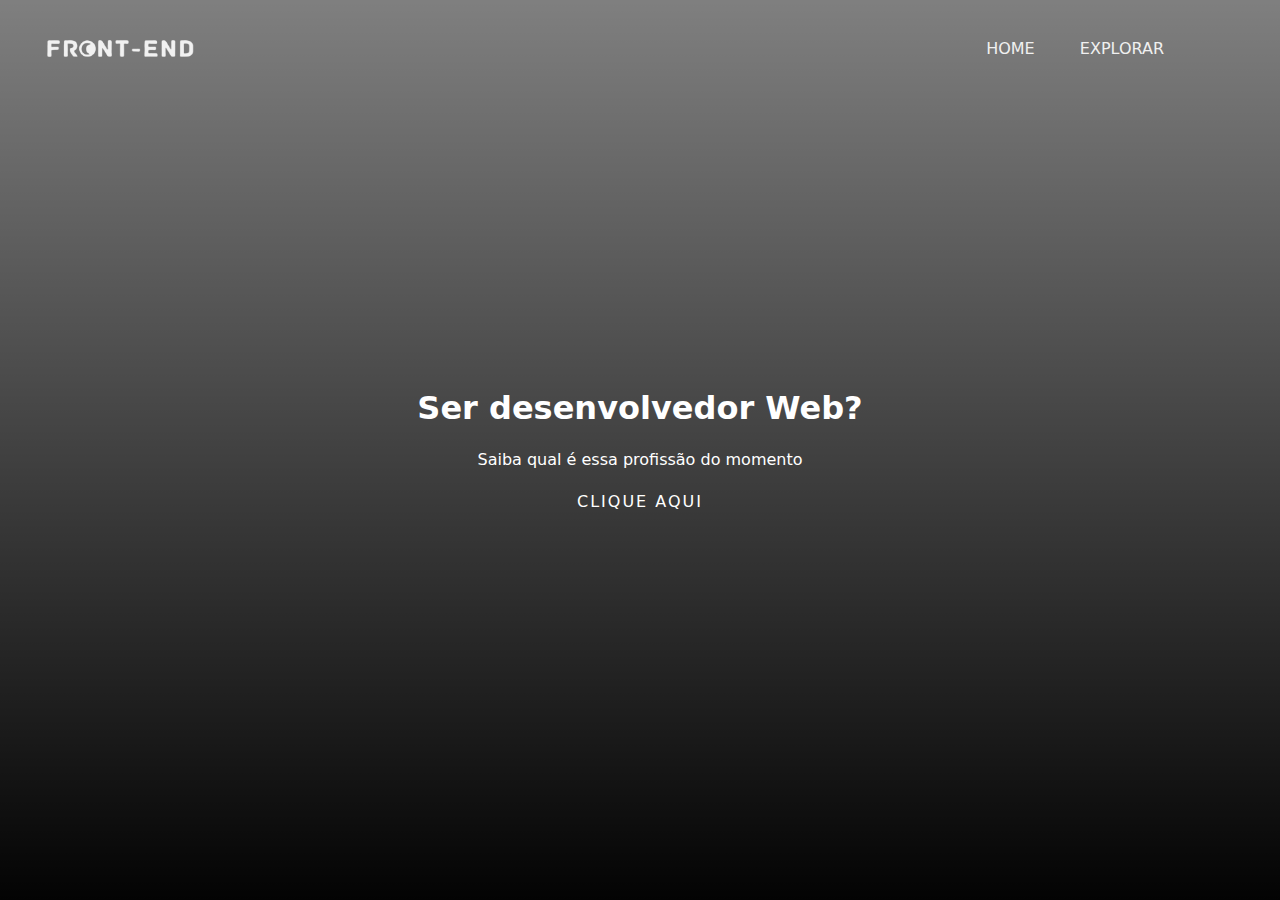
<file: index.html>
<!DOCTYPE html>
<html lang="pt-br">
<head>
    <meta charset="UTF-8">
    <meta http-equiv="X-UA-COMPATIBLE" content="IE=edge">
    <meta name="viewport" content="width=device-width, initial-scale=1.0">
    <title>Front-end</title>
    <!--css-->
    <link rel="stylesheet" href="./style.css">
</head>
<body>
    <div class="container">
        <div class="banner">
            <div class="navbar">
                <img src="./Assets/logo_cropped-removebg-preview.png" class="logo">
                <ul>
                    <li><a href="index.html">Home</a></li>
                    <li><a href="conteudo.html">Explorar</a></li>
                </ul>
            </div>
        </div>
        <div class="content">
            <h1>Ser desenvolvedor Web?</h1>
            <p>Saiba qual é essa profissão do momento</p>

            <div class="button">
                <a href="./conteudo.html" class="button">Clique aqui</a>
            </div>      
</body>
</html>
</file>
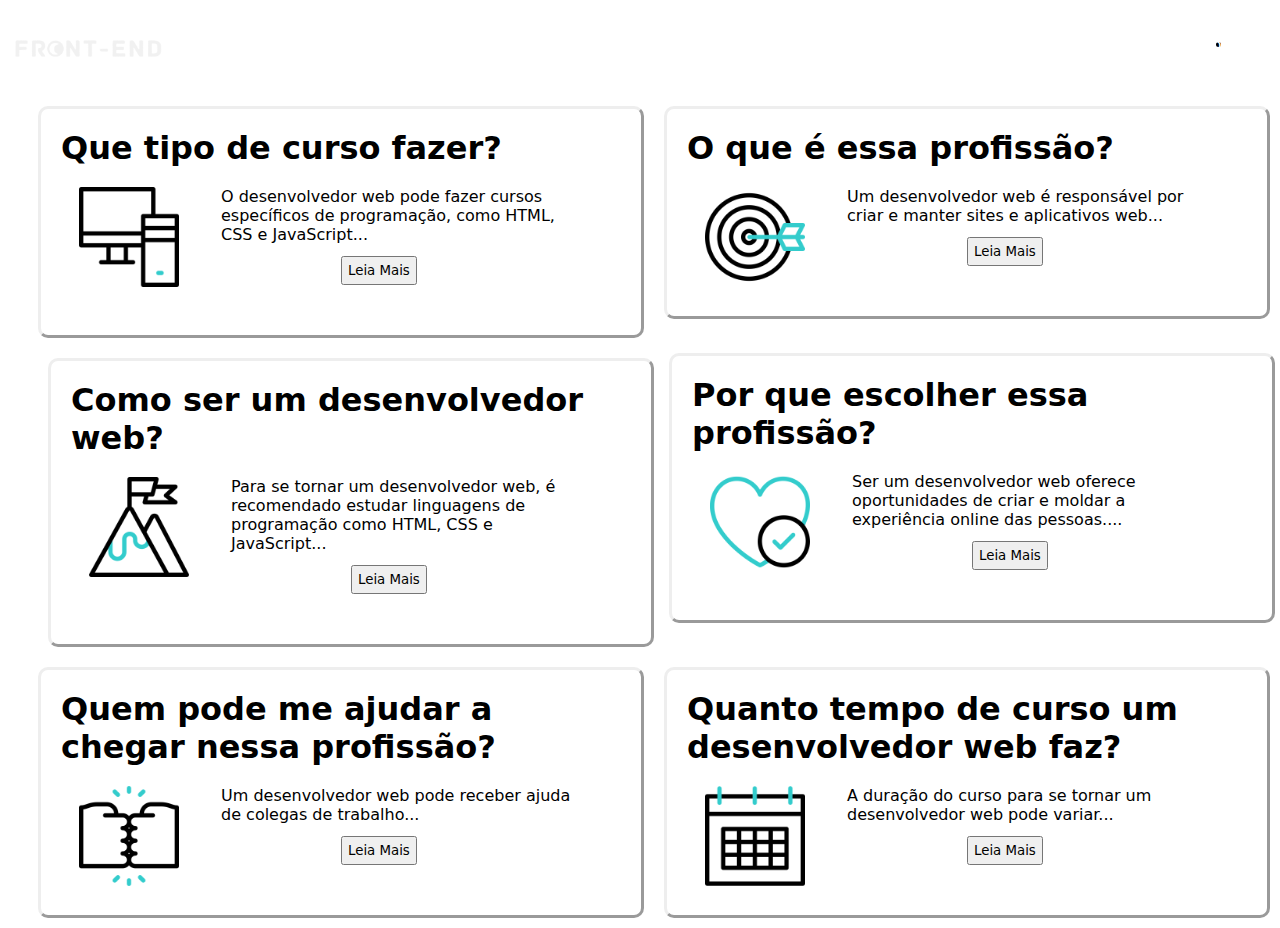
<file: conteudo.html>
<!DOCTYPE html>
<html lang="en">
<head>
    <meta charset="UTF-8">
    <meta name="viewport" content="width=device-width, initial-scale=1.0">
    <title>Front-end</title>
    <link rel="stylesheet" href="./style1.css">
    <script type="text/Javascript" src="javascript.js"></script>
</head>
<body>
    <div class="flex-container">
        <div class="banner">
            <div class="navbar">
                <img src="Assets/logo_cropped-removebg-preview.png" class="logo">
                <ul>
                    <li><a href="index.html">Home</a></li>
                </ul>
        </div>
            <main id="flex.container">
                <article>
                    <div class="alvo">
                        <h1>O que é essa profissão?</h1>
                        <img class="gif" src="Assets/alvo.gif">
                        <img src="Assets/alvo.png"
                        alt="alvo">
                        <p>Um desenvolvedor web é responsável por criar e manter sites e aplicativos web<span id="pontos">...</span><span id="mais">utilizando linguagens de programação como HTML, CSS, JavaScript e outras tecnologias relacionadas. Ele também pode trabalhar em áreas como UX/UI design, banco de dados e segurança web.</span></p>
                        <button  onclick="leiaMais()" id="btnLeiaMais">Leia Mais</button>
                    </div>
                    <div class="computador">
                            <h1>Que tipo de curso fazer?</h1>
                            <img class="gif" src="Assets/computador.gif">
                            <img src="Assets/computador.png"
                            alt="computador">
                            <p>O desenvolvedor web pode fazer cursos específicos de programação, como HTML, CSS e JavaScript<span id="pontos1">...</span><span id="mais1">ou cursos mais abrangentes, como ciência da computação, engenharia de software, Sistemas de informação e etc.</span></p>
                            <button  onclick="leiaMais1()" id="btnLeiaMais1">Leia Mais</button>
                        </div>
                        <div class="coracao">
                                <h1>Por que escolher essa profissão?</h1>
                                <img class="gif" src="Assets/coracao (1).gif">
                                <img src="Assets/coracao.png"
                                alt="coracao">
                                <p>Ser um desenvolvedor web oferece oportunidades de criar e moldar a experiência online das pessoas.<span id="pontos2">...</span><span id="mais2">Além de ser uma área  de grande procura por profissionais e pouca disponibilidade de desenvolvedores no mercado faz com que essa seja uma área extremamente promissora para aqueles que investirem em conhecimento e atualização.</span></p>
                                <button  onclick="leiaMais2()" id="btnLeiaMais2">Leia Mais</button>
                            </div>
                            <div class="meta">
                                    <h1>Como ser um desenvolvedor web?</h1>
                                    <img class="gif" src="Assets/meta.gif">
                                    <img src="Assets/meta.png"
                                    alt="meta">
                                    <p>Para se tornar um desenvolvedor web, é recomendado estudar linguagens de programação como HTML, CSS e JavaScript<span id="pontos3">...</span><span id="mais3">além de ter conhecimentos em design e experiência do usuário. Há muitos cursos online e presenciais que podem ajudar a adquirir essas habilidades.</span></p>
                                    <button  onclick="leiaMais3()" id="btnLeiaMais3">Leia Mais</button>
                                </div>
                                <div class="calendario">
                                        <h1>Quanto tempo de curso um desenvolvedor web faz?</h1>
                                        <img class="gif" src="Assets/calendario.gif">
                                        <img src="Assets/calendario.png"
                                        alt="calendario">
                                        <p>A duração do curso para se tornar um desenvolvedor web pode variar<span id="pontos4">...</span><span id="mais4">geralmente entre alguns meses a alguns anos, dependendo do tipo de curso e da dedicação do aluno.</span></p>
                                        <button  onclick="leiaMais4()" id="btnLeiaMais4">Leia Mais</button>
                                    </div>
                                    <div class="bater">
                                            <h1>Quem pode me ajudar a chegar nessa profissão?</h1>
                                            <img src="Assets/bater.gif">
                                            <img src="Assets/bater.png"
                                            alt="bater">
                                            <p>Um desenvolvedor web pode receber ajuda de colegas de trabalho<span id="pontos5">...</span><span id="mais5"> comunidades online de desenvolvedores, fóruns de programação e tutoriais disponíveis na internet.</span></p>
                                            <button  onclick="leiaMais5()" id="btnLeiaMais5">Leia Mais</button>
                                        </div>
                    </div>
                                </div>
                </article>
            </main>
</body>
</html>
</file>
<file: style.css>
@font-face {
    font-family:system-ui, -apple-system, BlinkMacSystemFont, 'Segoe UI', Roboto, Oxygen, Ubuntu, Cantarell, 'Open Sans', 'Helvetica Neue', sans-serif;
    src: url("https://fonts.googleapis.com/css2?family=Anton&family=Oswald&family=Poppins:wght@300&display=swap");
}
*{
    margin: 0;
    padding: 0;
    font-family: system-ui, -apple-system, BlinkMacSystemFont, 'Segoe UI', Roboto, Oxygen, Ubuntu, Cantarell, 'Open Sans', 'Helvetica Neue', sans-serif;
}
.banner{
    width: 100%;
    height: 100vh;
    background-image: linear-gradient(rgba(0,0,0,0.50),rgba(0,0,0,0.99)), url('https://i.pinimg.com/736x/32/28/88/32288803838c32fc7bdde988638fca76.jpg');
    background-size: cover;
    background-position: center;
}
.logo{
    width: 150px;
    position: relative;
    right: 50px;
    cursor: pointer;

    
}
.navbar{
    width: 85%;
    margin: auto;
    padding: 35px 0;
    display: flex;
    align-items: center;
    justify-content: space-between;
}
.navbar ul li{
    list-style: none;
    display: inline-block;
    margin: 0 20px;
    position: relative;

}
.navbar ul li a{
    text-decoration: none;
    color: #f0f0f0;
    text-transform: uppercase;
    
}
.navbar ul li::after{
    content: '';
    height: 3px;
    width: 0;
    background: #265dd4;
    position: absolute;
    left: 0;
    bottom: -10px;
    transition: 0.5s;;
}
.navbar ul li:hover::after{
    width: 100%;
}
.content{
    width: 100%;
    position: absolute;
    top: 50%;
    transform: translateY(-50%);
    text-align: center;
    color: #fff;
}
.content hl{
    font-size: 70px;
    margin-top: 80px;
}
.content p{
    margin: 20px auto;
    font-weight: 100;
    line-height: 25px;
}
.button{
    text-decoration: none;
    text-transform: uppercase;
    letter-spacing: 2px;
    color: #fff;
    padding: 13px 15px;
    position: relative;
    overflow: hidden;
    transition: color 1s;
    display: inline;
}
.button:hover{
    color: rgb(204, 8, 194);
}
.button::before{
    content: '';
    position: absolute;
    top: 0;
    left: -50px;
    width: 0;
    height: 100%;
    background-color: #fff;
    z-index: -1;
    transition: all 1s;
}
.button:hover::before{
    width: 150%;
}
</file>
<file: style1.css>
*{
    margin: 0;
    padding: 0;
    font-family: system-ui, -apple-system, BlinkMacSystemFont, 'Segoe UI', Roboto, Oxygen, Ubuntu, Cantarell, 'Open Sans', 'Helvetica Neue', sans-serif;
}
    
.logo{
    margin-left: 5%;
    width: 150px;
    position: relative;
    right: 50px;
    cursor: pointer;
}
.navbar{
    background-image: url('https://images.ctfassets.net/hrltx12pl8hq/4ACnMj4WVSOZRZt0jHu9h5/1506f652bcd70f4dc3e88219fefea858/shutterstock_739595833-min.jpg?fit=fill&w=1200&h=630');
    background-size: 100%;
    width: 100%;
    margin: auto;
    padding: 35px 0;
    display: flex;
    justify-content: space-between;
}
.navbar ul li a{
    position: relative;
    right: 70%;
    color: #fff;
    text-decoration: none;
    list-style: none;
}
.alvo h1{
    padding: 20px;
    cursor: pointer;
}
.alvo img{
    position: absolute;
    padding-left: 3%;
    width: 100px;
    background: #fff;
}
.alvo img:hover{
    opacity: 0;
}

.alvo p{
    padding-left: 30%;
    width: 350px;
}
.alvo h1:hover{
    text-decoration: underline plum;
     transition: 1s;
}
.alvo{
    border: outset;
    width: 600px;
    padding-bottom: 50px;
    border-radius: 10px;
    margin: 10px;
    order: 1;
    float: right;

    
}
.alvo button{
    position: relative;
    margin-top: 2%;
    padding: 5px;
    left: 50%;
}
#mais{
    display: none;
}
/*--computador--=======================================================*/


.computador h1{
    padding: 20px;
    cursor: pointer;
}
.computador img{
    position: absolute;
    padding-left: 3%;
    width: 100px;
    background: #fff;
}
.computador img:hover{
    opacity: 0;
}

.computador p{
    padding-left: 30%;
    width: 350px;
}
.computador h1:hover{
    text-decoration: underline plum;
     transition: 1s;
}
.computador{
    border: outset;
    float: right;
    width: 600px;
    padding-bottom: 50px;
    border-radius: 10px;
    margin: 10px;
    order: 2;
    
}
.computador button{
    position: relative;
    margin-top: 2%;
    padding: 5px;
    left: 50%;
}
#mais1{
    display: none;
}
/*--coracao--===================================================*/

.coracao h1{
    padding: 20px;
    cursor: pointer;
}
.coracao img{
    position: absolute;
    padding-left: 3%;
    width: 100px;
    background: #fff;
}
.coracao img:hover{
    opacity: 0;
}

.coracao p{
    padding-left: 30%;
    width: 350px;
}
.coracao h1:hover{
    text-decoration: underline plum;
     transition: 1s;
}
.coracao{
    width: 600px;
    border-radius: 10px;
    padding-bottom: 50px;
    margin: 5px;
    order: 3;
    float: right;
    border: outset;
    
}
.coracao button{
    position: relative;
    margin-top: 2%;
    padding: 5px;
    left: 50%;
}
#mais2{
    display: none;
}

/*---montanha===========================================*/
.meta h1{
    padding: 20px;
    cursor: pointer;
}
.meta img{
    position: absolute;
    padding-left: 3%;
    width: 100px;
    background: #fff;
}
.meta img:hover{
    opacity: 0;
}

.meta p{
    padding-left: 30%;
    width: 350px;
}
.meta h1:hover{
    text-decoration: underline plum;
     transition: 1s;
}
.meta{
    width: 600px;
    padding-bottom: 50px;
    border-radius: 10px;
    margin: 10px;
    order: 4;
    float: right;
    border: outset;
    
}
.meta button{
    position: relative;
    margin-top: 2%;
    padding: 5px;
    left: 50%;
}
#mais3{
    display: none;
}
/*===========================calendario==========================*/
.calendario h1{
    padding: 20px;
    cursor: pointer;
}
.calendario img{
    position: absolute;
    padding-left: 3%;
    width: 100px;
    background: #fff;
}
.calendario img:hover{
    opacity: 0;
}

.calendario p{
    padding-left: 30%;
    width: 350px;
}
.calendario h1:hover{
    text-decoration: underline plum;
     transition: 1s;
}
.calendario{
    width: 600px;
    padding-bottom: 50px;
    border-radius: 10px;
    margin: 10px;
    order: 5;
    float: right;
    border: outset;
    
}
.calendario button{
    position: relative;
    margin-top: 2%;
    padding: 5px;
    left: 50%;
}
#mais4{
    display: none;
}
/*============================================bater==========================*/
.bater h1{
    padding: 20px;
    cursor: pointer;
}
.bater img{
    position: absolute;
    padding-left: 3%;
    width: 100px;
    background: #fff;
}
.bater img:hover{
    opacity: 0;
}

.bater p{
    padding-left: 30%;
    width: 350px;
}
.bater h1:hover{
    text-decoration: underline plum;
     transition: 1s;
}
.bater{
    width: 600px;
    padding-bottom: 50px;
    border-radius: 10px;
    margin: 10px;
    border: outset;
    float: right;
}
.bater button{
    position: relative;
    margin-top: 2%;
    padding: 5px;
    left: 50%;
}
#mais5{
    display: none;
}
</file>
